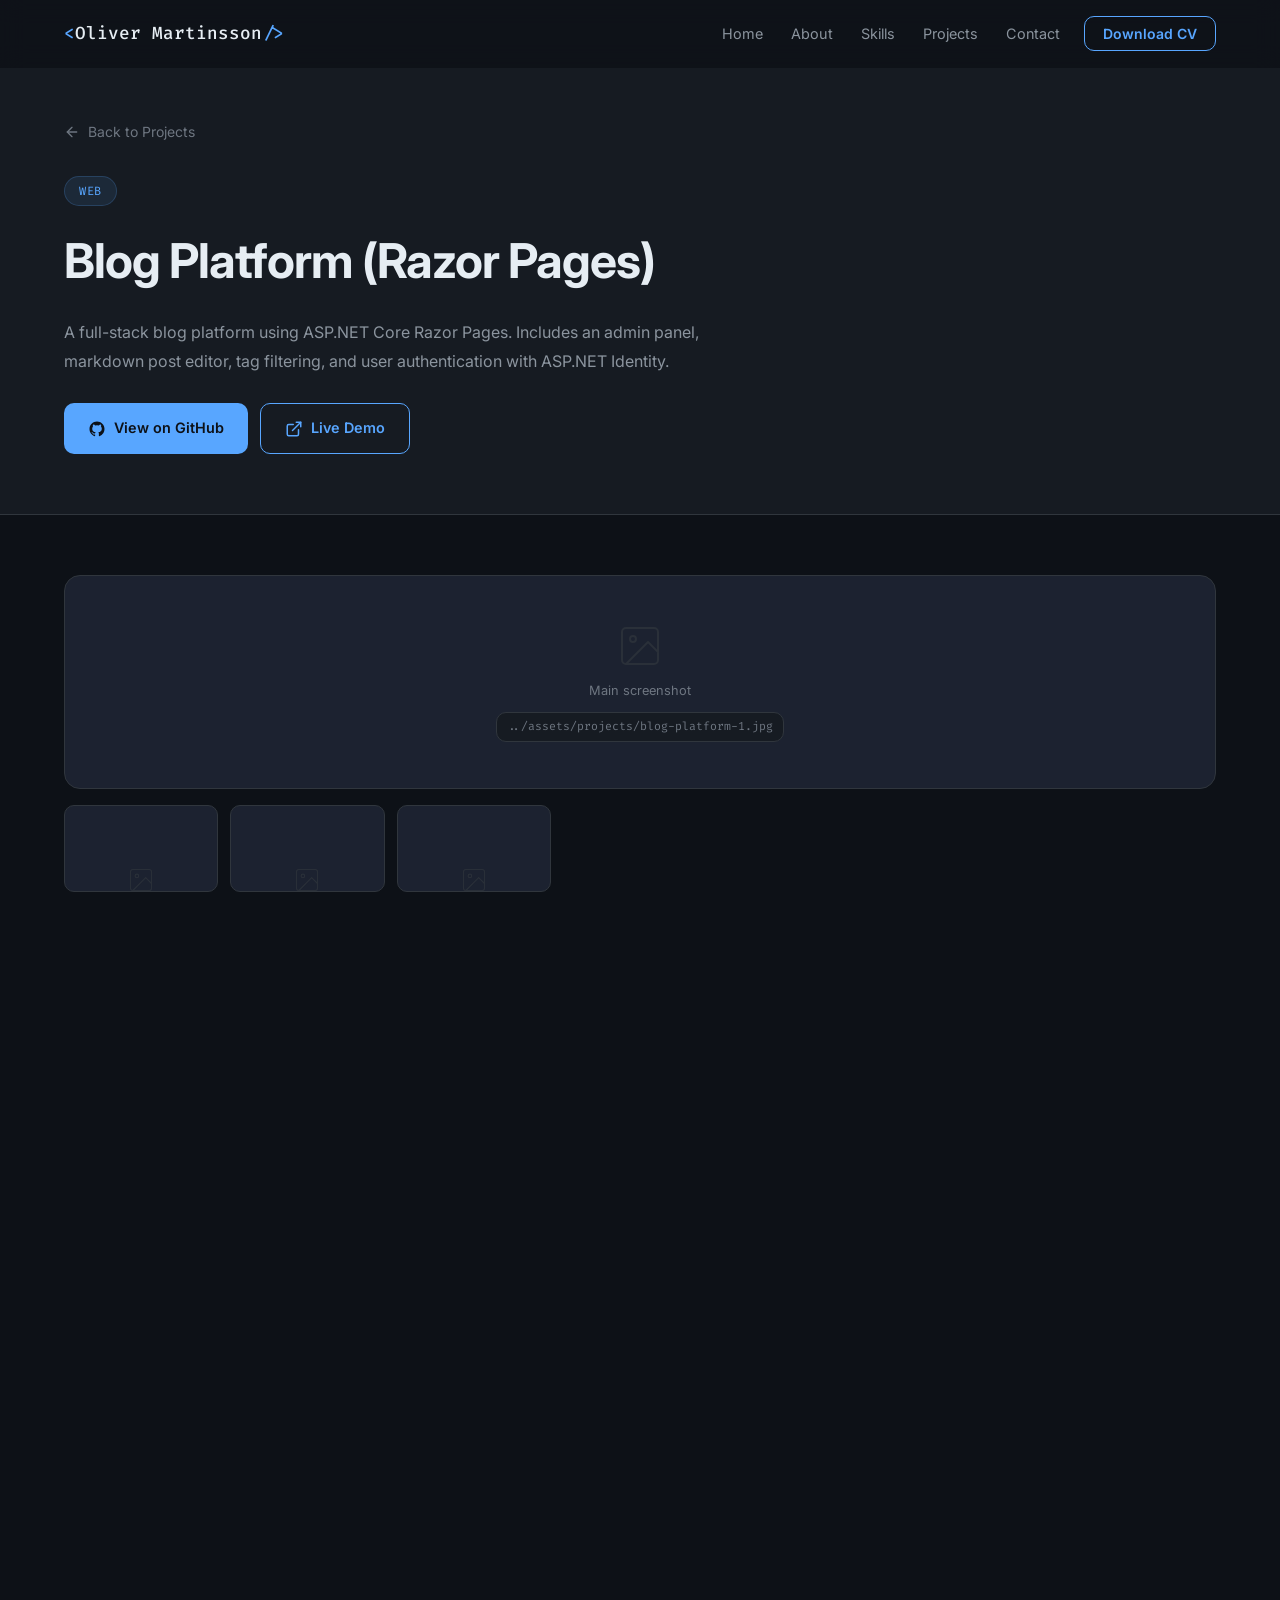
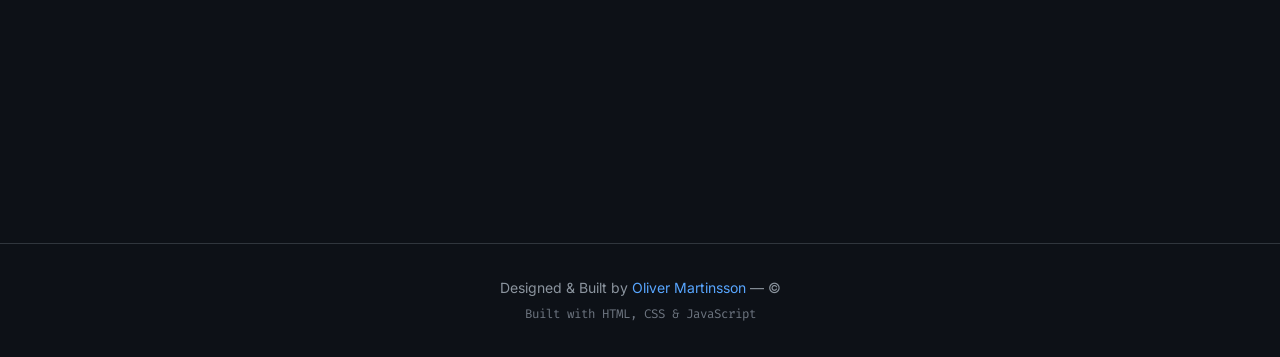
<file: projects/blog-platform.html>
<!DOCTYPE html>
<html lang="en">
<head>
  <meta charset="UTF-8" />
  <meta name="viewport" content="width=device-width, initial-scale=1.0" />
  <title>Blog Platform | Oliver Martinsson</title>
  <link rel="stylesheet" href="../css/style.css" />
  <link rel="preconnect" href="https://fonts.googleapis.com" />
  <link rel="preconnect" href="https://fonts.gstatic.com" crossorigin />
  <link href="https://fonts.googleapis.com/css2?family=Inter:wght@300;400;500;600;700&family=Fira+Code:wght@400;500&display=swap" rel="stylesheet" />
</head>
<body>

  <!-- ========== NAVIGATION ========== -->
  <nav class="navbar" id="navbar">
    <div class="nav-container">
      <a href="../index.html" class="nav-logo">
        <span class="logo-bracket">&lt;</span>Oliver Martinsson<span class="logo-bracket">/&gt;</span>
      </a>
      <button class="hamburger" id="hamburger" aria-label="Toggle menu">
        <span></span><span></span><span></span>
      </button>
      <ul class="nav-links" id="nav-links">
        <li><a href="../index.html#home" class="nav-link">Home</a></li>
        <li><a href="../index.html#about" class="nav-link">About</a></li>
        <li><a href="../index.html#skills" class="nav-link">Skills</a></li>
        <li><a href="../index.html#projects" class="nav-link">Projects</a></li>
        <li><a href="../index.html#contact" class="nav-link">Contact</a></li>
        <li><a href="../assets/Oliver-MartinssonCV.pdf" download class="nav-btn">Download CV</a></li>
      </ul>
    </div>
  </nav>

  <!-- ========== PROJECT HERO ========== -->
  <section class="project-page-hero">
    <div class="container">
      <a href="../index.html#projects" class="back-link">
        <svg width="16" height="16"><use href="../assets/icons.svg#icon-arrow-left"></use></svg>
        Back to Projects
      </a>
      <div class="project-hero-meta">
        <span class="project-category-badge">Web</span>
      </div>
      <h1 class="project-page-title">Blog Platform (Razor Pages)</h1>
      <p class="project-page-desc">
        A full-stack blog platform using ASP.NET Core Razor Pages. Includes an admin panel,
        markdown post editor, tag filtering, and user authentication with ASP.NET Identity.
      </p>
      <div class="project-hero-links">
        <!-- ★★★ Replace href="#" with your GitHub repository URL ★★★ -->
        <a href="#" target="_blank" rel="noopener noreferrer" class="btn btn-primary">
          <svg width="18" height="18" fill="currentColor"><use href="../assets/icons.svg#icon-github"></use></svg>
          View on GitHub
        </a>
        <!-- ★★★ Replace href="#" with your live demo URL, or remove this button if not applicable ★★★ -->
        <a href="#" target="_blank" rel="noopener noreferrer" class="btn btn-outline">
          <svg width="18" height="18"><use href="../assets/icons.svg#icon-external-link"></use></svg>
          Live Demo
        </a>
      </div>
    </div>
  </section>

  <!-- ========== GALLERY ========== -->
  <div class="project-gallery">
    <div class="container">

      <!--
        ★★★ HOW TO ADD SCREENSHOTS ★★★
        1. Put your image files in: assets/projects/
        2. For each slot, replace the <div class="gallery-placeholder">…</div> block
           with: <img src="../assets/projects/YOUR-FILE.jpg" alt="Description" />
        Click a thumbnail below to swap it with the main image.
      -->

      <div class="gallery-main" id="gallery-main">
        <div class="gallery-placeholder">
          <svg width="48" height="48"><use href="../assets/icons.svg#icon-image"></use></svg>
          <span>Main screenshot</span>
          <code>../assets/projects/blog-platform-1.jpg</code>
        </div>
      </div>

      <div class="gallery-thumbnails">
        <div class="gallery-thumb">
          <div class="gallery-placeholder">
            <svg width="28" height="28"><use href="../assets/icons.svg#icon-image"></use></svg>
            <span>Screenshot 2</span>
          </div>
        </div>
        <div class="gallery-thumb">
          <div class="gallery-placeholder">
            <svg width="28" height="28"><use href="../assets/icons.svg#icon-image"></use></svg>
            <span>Screenshot 3</span>
          </div>
        </div>
        <div class="gallery-thumb">
          <div class="gallery-placeholder">
            <svg width="28" height="28"><use href="../assets/icons.svg#icon-image"></use></svg>
            <span>Screenshot 4</span>
          </div>
        </div>
      </div>

    </div>
  </div>

  <!-- ========== PROJECT CONTENT ========== -->
  <section class="project-content">
    <div class="container">
      <div class="project-content-grid">

        <div class="project-body reveal">
          <h3>Overview</h3>
          <p>
            A full-stack web application for publishing and managing blog posts. Built with ASP.NET Core
            Razor Pages, it delivers a complete content management experience: a public-facing reader
            view and a password-protected admin panel for authors.
          </p>
          <p>
            User accounts are handled by ASP.NET Identity, which provides secure password hashing,
            login/logout flows, and role management out of the box.
          </p>

          <h3>Key Features</h3>
          <ul>
            <li>Public blog listing with pagination and tag-based filtering</li>
            <li>Markdown post editor with live preview in the admin panel</li>
            <li>User registration and login via ASP.NET Identity</li>
            <li>Role-based access: only authenticated admins can create or delete posts</li>
            <li>Tag management system — add, edit, and browse posts by tags</li>
            <li>EF Core Code First with SQL Server for data persistence</li>
          </ul>

          <h3>Architecture</h3>
          <p>
            Razor Pages naturally organizes each page into a paired .cshtml view and a PageModel
            code-behind, keeping the application tidy. Business logic is extracted into service
            classes, and EF Core handles all database interactions through a repository layer.
          </p>

          <h3>What I Learned</h3>
          <p>
            This project gave me strong familiarity with ASP.NET Identity, Razor Pages conventions,
            and tag-based content organization. Implementing a markdown renderer and managing
            image uploads also introduced me to file handling in ASP.NET Core.
          </p>
        </div>

        <aside class="project-sidebar">
          <div class="sidebar-card reveal">
            <h4>Links</h4>
            <div class="sidebar-links">
              <!-- ★★★ Replace href="#" with your actual URLs ★★★ -->
              <a href="#" target="_blank" rel="noopener noreferrer" class="sidebar-link">
                <svg width="16" height="16" fill="currentColor"><use href="../assets/icons.svg#icon-github"></use></svg>
                GitHub Repository
              </a>
              <a href="#" target="_blank" rel="noopener noreferrer" class="sidebar-link">
                <svg width="16" height="16"><use href="../assets/icons.svg#icon-external-link"></use></svg>
                Live Demo
              </a>
            </div>
          </div>

          <div class="sidebar-card reveal">
            <h4>Tech Stack</h4>
            <div class="sidebar-tech-list">
              <span class="skill-tag">C#</span>
              <span class="skill-tag">Razor Pages</span>
              <span class="skill-tag">ASP.NET Identity</span>
              <span class="skill-tag">Entity Framework</span>
              <span class="skill-tag">SQL Server</span>
              <span class="skill-tag">Markdown</span>
            </div>
          </div>

          <div class="sidebar-card reveal">
            <h4>Details</h4>
            <div class="project-meta-list">
              <div class="meta-item">
                <span class="meta-label">Type</span>
                <span class="meta-value">Web App</span>
              </div>
              <div class="meta-item">
                <span class="meta-label">Category</span>
                <span class="meta-value">Full-Stack</span>
              </div>
              <div class="meta-item">
                <span class="meta-label">Status</span>
                <span class="meta-value meta-status">Completed</span>
              </div>
            </div>
          </div>
        </aside>

      </div>
    </div>
  </section>

  <!-- ========== FOOTER ========== -->
  <footer class="footer">
    <div class="container">
      <p class="footer-copy">
        Designed &amp; Built by <span class="accent">Oliver Martinsson</span> &mdash; &copy; <span id="year"></span>
      </p>
      <p class="footer-tech">Built with HTML, CSS &amp; JavaScript</p>
    </div>
  </footer>

  <script src="../js/main.js"></script>
</body>
</html>
</file>
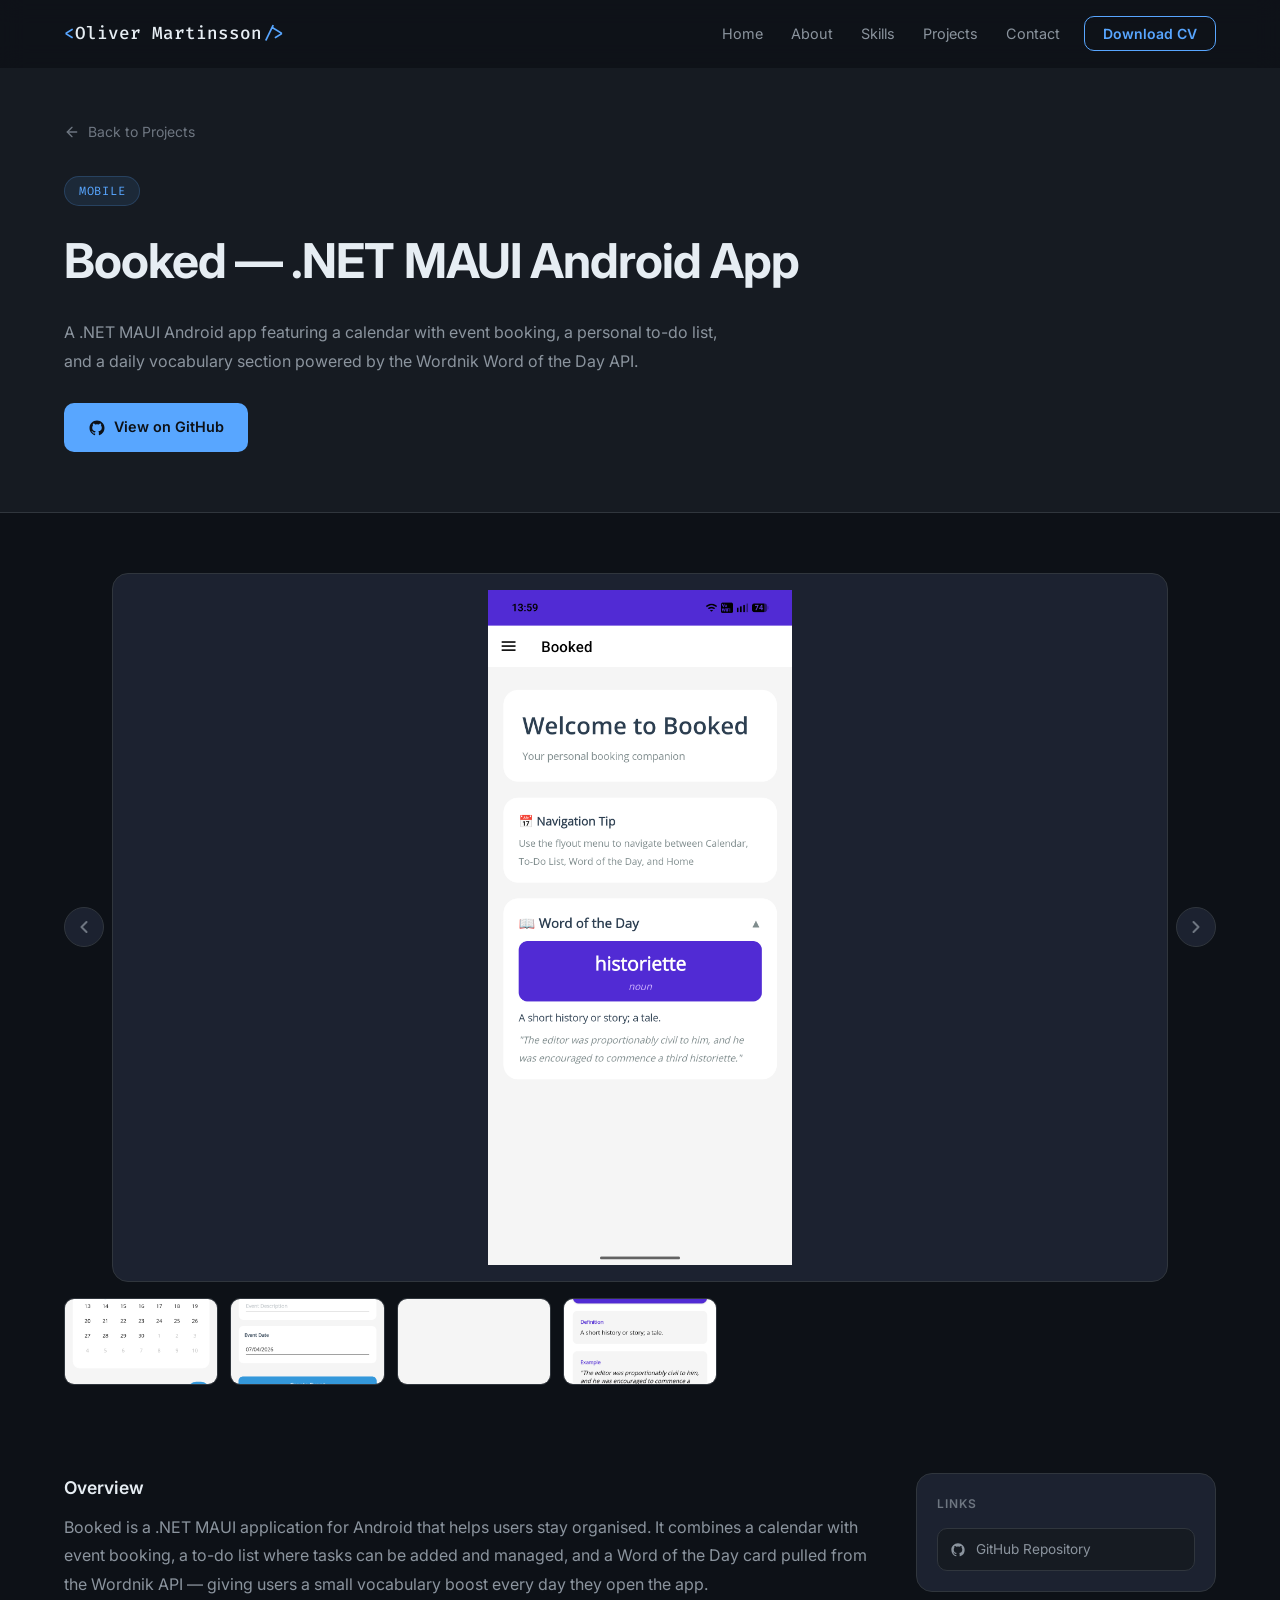
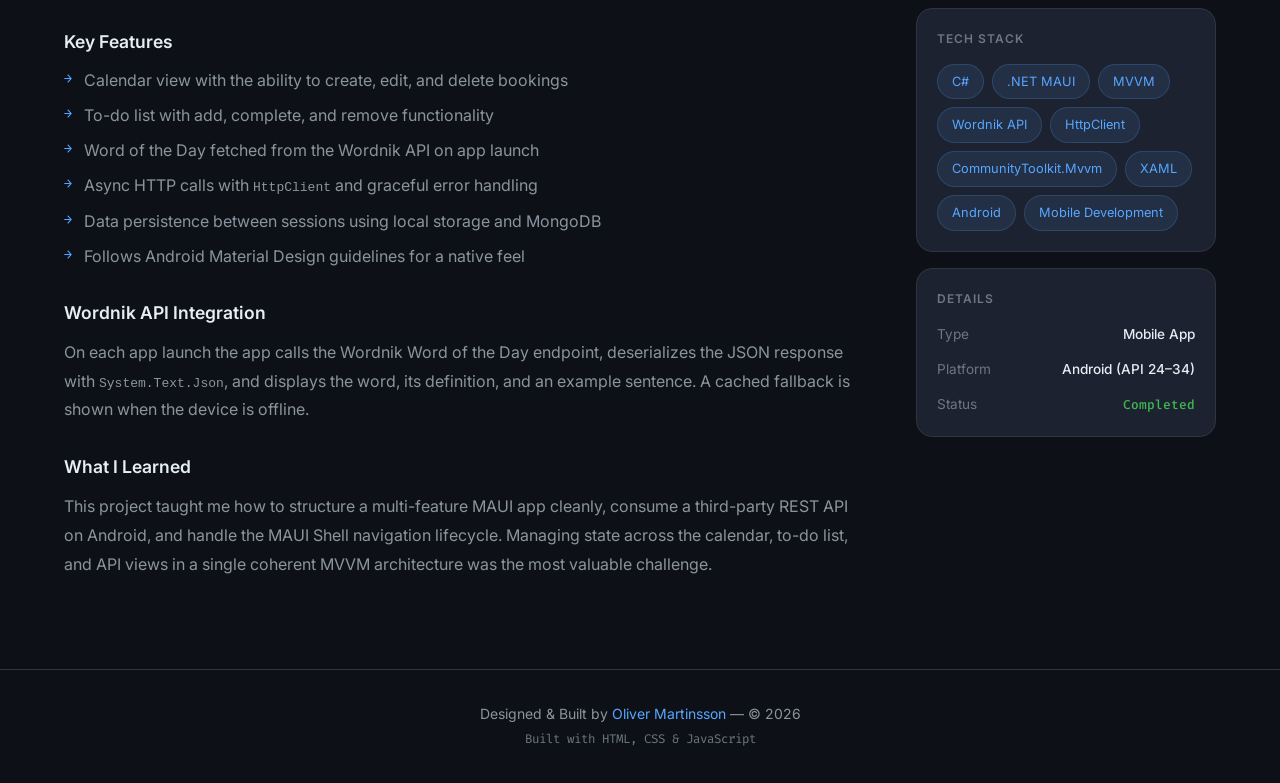
<file: projects/maui-android-app.html>
<!DOCTYPE html>
<html lang="en">
<head>
  <meta charset="UTF-8" />
  <meta name="viewport" content="width=device-width, initial-scale=1.0" />
  <title>MAUI Android App | Oliver Martinsson</title>
  <link rel="stylesheet" href="../css/style.css" />
  <link rel="preconnect" href="https://fonts.googleapis.com" />
  <link rel="preconnect" href="https://fonts.gstatic.com" crossorigin />
  <link href="https://fonts.googleapis.com/css2?family=Inter:wght@300;400;500;600;700&family=Fira+Code:wght@400;500&display=swap" rel="stylesheet" />
</head>
<body>

  <nav class="navbar" id="navbar">
    <div class="nav-container">
      <a href="../index.html" class="nav-logo">
        <span class="logo-bracket">&lt;</span>Oliver Martinsson<span class="logo-bracket">/&gt;</span>
      </a>
      <button class="hamburger" id="hamburger" aria-label="Toggle menu">
        <span></span><span></span><span></span>
      </button>
      <ul class="nav-links" id="nav-links">
        <li><a href="../index.html#home" class="nav-link">Home</a></li>
        <li><a href="../index.html#about" class="nav-link">About</a></li>
        <li><a href="../index.html#skills" class="nav-link">Skills</a></li>
        <li><a href="../index.html#projects" class="nav-link">Projects</a></li>
        <li><a href="../index.html#contact" class="nav-link">Contact</a></li>
        <li><a href="../assets/Oliver-MartinssonCV.pdf" download class="nav-btn">Download CV</a></li>
      </ul>
    </div>
  </nav>

  <section class="project-page-hero">
    <div class="container">
      <a href="../index.html#projects" class="back-link">
        <svg width="16" height="16"><use href="../assets/icons.svg#icon-arrow-left"></use></svg>
        Back to Projects
      </a>
      <div class="project-hero-meta">
        <span class="project-category-badge">Mobile</span>
      </div>
      <h1 class="project-page-title">Booked — .NET MAUI Android App</h1>
      <p class="project-page-desc">
        A .NET MAUI Android app featuring a calendar with event booking, a personal to-do list,
        and a daily vocabulary section powered by the Wordnik Word of the Day API.
      </p>
      <div class="project-hero-links">
        <a href="https://github.com/Oliver-Martinsson/Booked" target="_blank" rel="noopener noreferrer" class="btn btn-primary">
          <svg width="18" height="18" fill="currentColor"><use href="../assets/icons.svg#icon-github"></use></svg>
          View on GitHub
        </a>
      </div>
    </div>
  </section>

  <div class="project-gallery">
    <div class="container">

      <div class="gallery-viewer">
        <button class="gallery-nav gallery-nav-prev" id="gallery-prev" aria-label="Previous image">
          <svg width="20" height="20"><use href="../assets/icons.svg#icon-chevron-left"></use></svg>
        </button>
        <div class="gallery-main" id="gallery-main">
          <img src="../assets/Picture1.png" alt="Booked app screenshot 1" />
        </div>
        <button class="gallery-nav gallery-nav-next" id="gallery-next" aria-label="Next image">
          <svg width="20" height="20"><use href="../assets/icons.svg#icon-chevron-right"></use></svg>
        </button>
      </div>

      <div class="gallery-thumbnails">
        <div class="gallery-thumb">
          <img src="../assets/Picture2.png" alt="Booked app screenshot 2" />
        </div>
        <div class="gallery-thumb">
          <img src="../assets/Picture3.png" alt="Booked app screenshot 3" />
        </div>
        <div class="gallery-thumb">
          <img src="../assets/Picture4.png" alt="Booked app screenshot 4" />
        </div>
        <div class="gallery-thumb">
          <img src="../assets/Picture5.png" alt="Booked app screenshot 5" />
        </div>
      </div>

    </div>
  </div>

  <section class="project-content">
    <div class="container">
      <div class="project-content-grid">

        <div class="project-body">
          <h3>Overview</h3>
          <p>
            Booked is a .NET MAUI application for Android that helps users stay organised.
            It combines a calendar with event booking, a to-do list where tasks can be added
            and managed, and a Word of the Day card pulled from the Wordnik API — giving
            users a small vocabulary boost every day they open the app.
          </p>

          <h3>Key Features</h3>
          <ul>
            <li>Calendar view with the ability to create, edit, and delete bookings</li>
            <li>To-do list with add, complete, and remove functionality</li>
            <li>Word of the Day fetched from the Wordnik API on app launch</li>
            <li>Async HTTP calls with <code>HttpClient</code> and graceful error handling</li>
            <li>Data persistence between sessions using local storage and MongoDB</li>
            <li>Follows Android Material Design guidelines for a native feel</li>
          </ul>

          <h3>Wordnik API Integration</h3>
          <p>
            On each app launch the app calls the Wordnik Word of the Day endpoint, deserializes
            the JSON response with <code>System.Text.Json</code>, and displays the word,
            its definition, and an example sentence. A cached fallback is shown when the
            device is offline.
          </p>

          <h3>What I Learned</h3>
          <p>
            This project taught me how to structure a multi-feature MAUI app cleanly, consume
            a third-party REST API on Android, and handle the MAUI Shell navigation lifecycle.
            Managing state across the calendar, to-do list, and API views in a single coherent
            MVVM architecture was the most valuable challenge.
          </p>
        </div>

        <aside class="project-sidebar">
          <div class="sidebar-card">
            <h4>Links</h4>
            <div class="sidebar-links">
              
              <a href="https://github.com/Oliver-Martinsson/Booked" target="_blank" rel="noopener noreferrer" class="sidebar-link">
                <svg width="16" height="16" fill="currentColor"><use href="../assets/icons.svg#icon-github"></use></svg>
                GitHub Repository
              </a>
            </div>
          </div>

          <div class="sidebar-card">
            <h4>Tech Stack</h4>
            <div class="sidebar-tech-list">
              <span class="skill-tag">C#</span>
              <span class="skill-tag">.NET MAUI</span>
              <span class="skill-tag">MVVM</span>
              <span class="skill-tag">Wordnik API</span>
              <span class="skill-tag">HttpClient</span>
              <span class="skill-tag">CommunityToolkit.Mvvm</span>
              <span class="skill-tag">XAML</span>
              <span class="skill-tag">Android</span>
              <span class="skill-tag">Mobile Development</span>
            </div>
          </div>

          <div class="sidebar-card">
            <h4>Details</h4>
            <div class="project-meta-list">
              <div class="meta-item">
                <span class="meta-label">Type</span>
                <span class="meta-value">Mobile App</span>
              </div>
              <div class="meta-item">
                <span class="meta-label">Platform</span>
                <span class="meta-value">Android (API 24–34)</span>
              </div>
              <div class="meta-item">
                <span class="meta-label">Status</span>
                <span class="meta-value meta-status">Completed</span>
              </div>
            </div>
          </div>
        </aside>

      </div>
    </div>
  </section>

  <footer class="footer">
    <div class="container">
      <p class="footer-copy">
        Designed &amp; Built by <span class="accent">Oliver Martinsson</span> &mdash; &copy; <span id="year"></span>
      </p>
      <p class="footer-tech">Built with HTML, CSS &amp; JavaScript</p>
    </div>
  </footer>

  <script src="../js/main.js"></script>
</body>
</html>
</file>
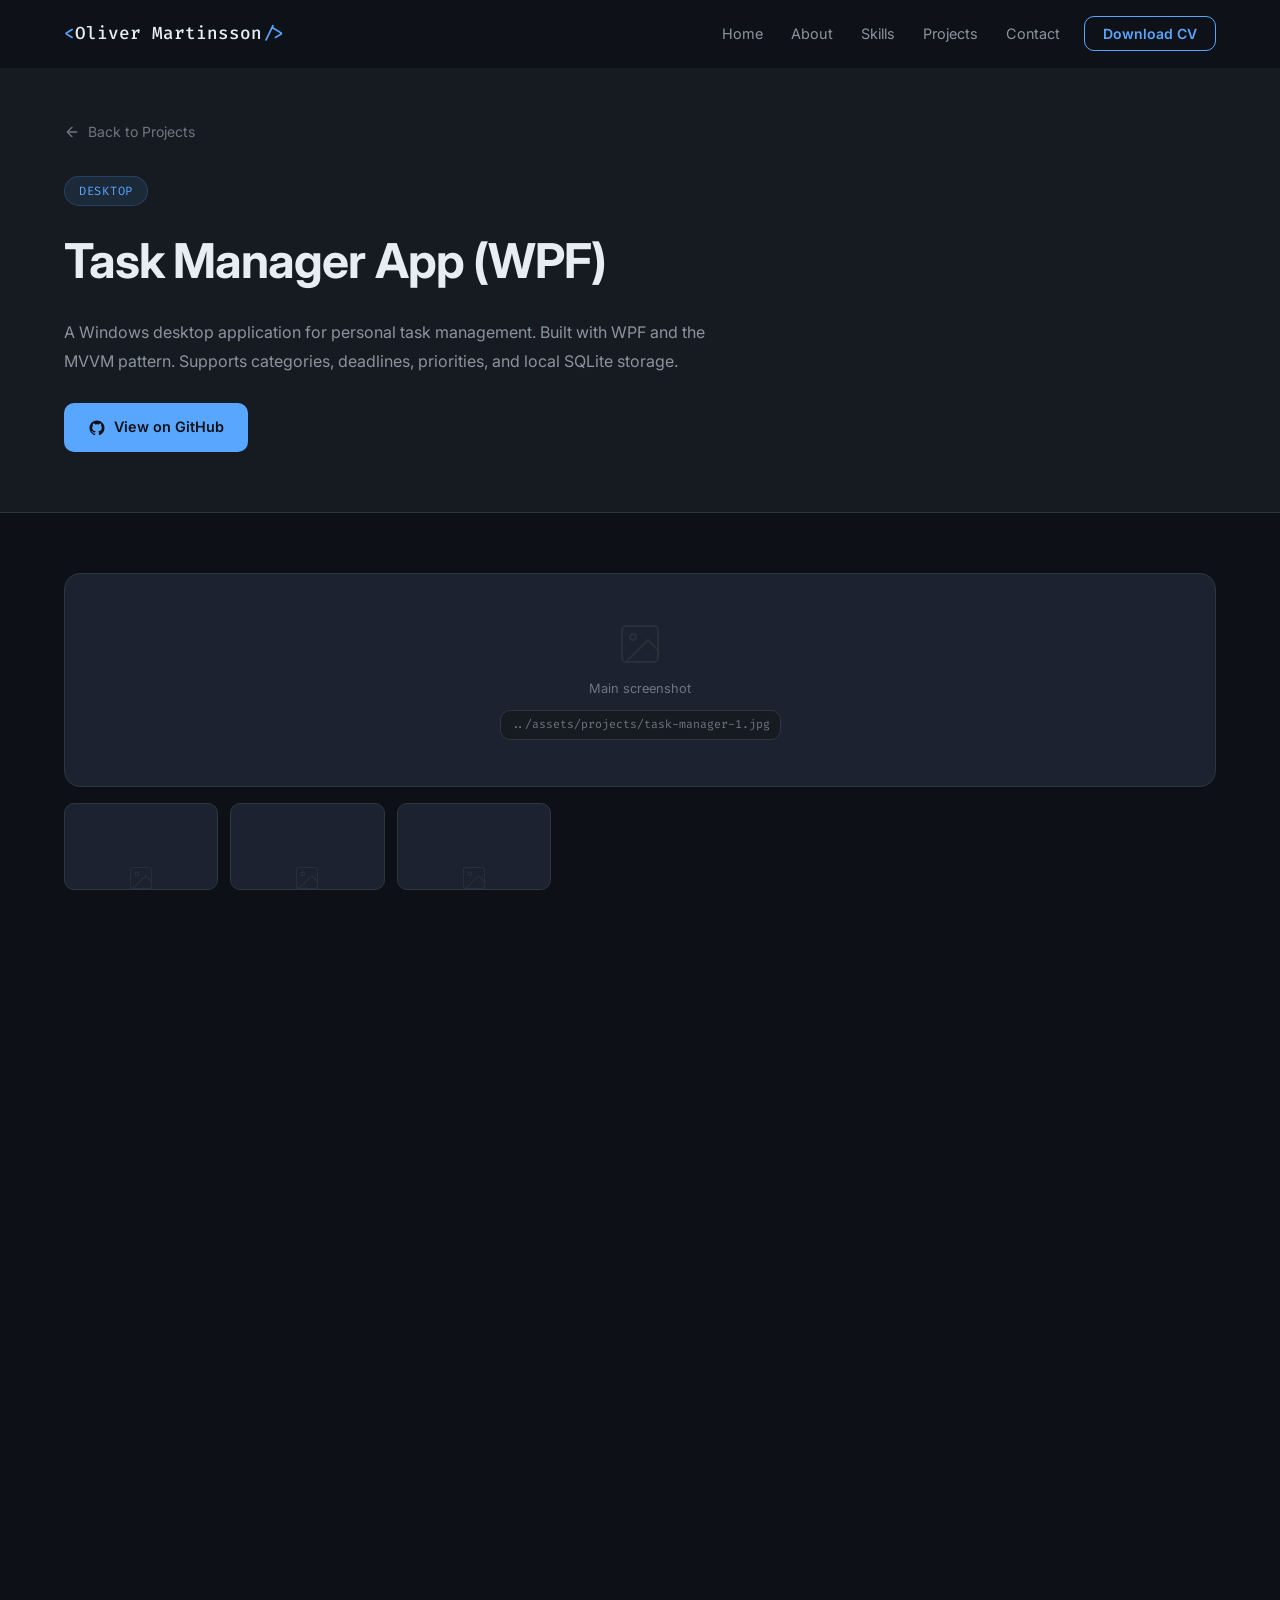
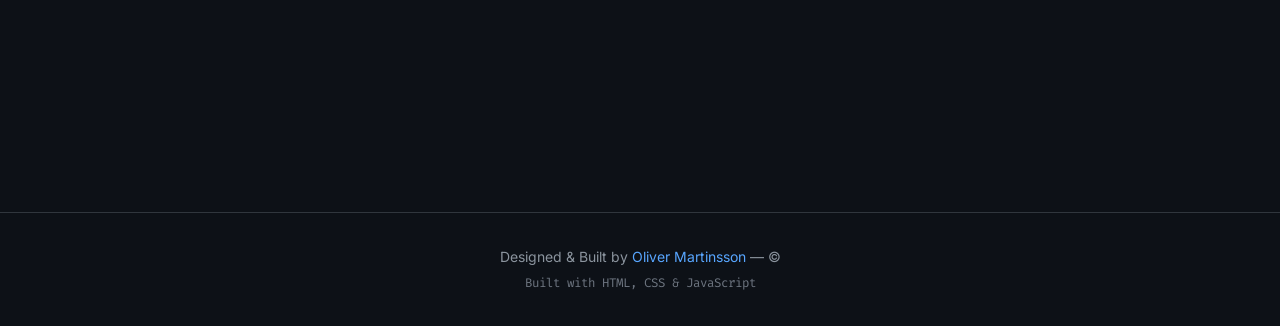
<file: projects/task-manager.html>
<!DOCTYPE html>
<html lang="en">
<head>
  <meta charset="UTF-8" />
  <meta name="viewport" content="width=device-width, initial-scale=1.0" />
  <title>Task Manager App | Oliver Martinsson</title>
  <link rel="stylesheet" href="../css/style.css" />
  <link rel="preconnect" href="https://fonts.googleapis.com" />
  <link rel="preconnect" href="https://fonts.gstatic.com" crossorigin />
  <link href="https://fonts.googleapis.com/css2?family=Inter:wght@300;400;500;600;700&family=Fira+Code:wght@400;500&display=swap" rel="stylesheet" />
</head>
<body>

  <!-- ========== NAVIGATION ========== -->
  <nav class="navbar" id="navbar">
    <div class="nav-container">
      <a href="../index.html" class="nav-logo">
        <span class="logo-bracket">&lt;</span>Oliver Martinsson<span class="logo-bracket">/&gt;</span>
      </a>
      <button class="hamburger" id="hamburger" aria-label="Toggle menu">
        <span></span><span></span><span></span>
      </button>
      <ul class="nav-links" id="nav-links">
        <li><a href="../index.html#home" class="nav-link">Home</a></li>
        <li><a href="../index.html#about" class="nav-link">About</a></li>
        <li><a href="../index.html#skills" class="nav-link">Skills</a></li>
        <li><a href="../index.html#projects" class="nav-link">Projects</a></li>
        <li><a href="../index.html#contact" class="nav-link">Contact</a></li>
        <li><a href="../assets/Oliver-MartinssonCV.pdf" download class="nav-btn">Download CV</a></li>
      </ul>
    </div>
  </nav>

  <!-- ========== PROJECT HERO ========== -->
  <section class="project-page-hero">
    <div class="container">
      <a href="../index.html#projects" class="back-link">
        <svg xmlns="http://www.w3.org/2000/svg" width="16" height="16" viewBox="0 0 24 24" fill="none"
          stroke="currentColor" stroke-width="2" stroke-linecap="round" stroke-linejoin="round">
          <line x1="19" y1="12" x2="5" y2="12"/><polyline points="12 19 5 12 12 5"/>
        </svg>
        Back to Projects
      </a>
      <div class="project-hero-meta">
        <span class="project-category-badge">Desktop</span>
      </div>
      <h1 class="project-page-title">Task Manager App (WPF)</h1>
      <p class="project-page-desc">
        A Windows desktop application for personal task management. Built with WPF and the MVVM pattern.
        Supports categories, deadlines, priorities, and local SQLite storage.
      </p>
      <div class="project-hero-links">
        <!-- ★★★ Replace href="#" with your GitHub repository URL ★★★ -->
        <a href="#" target="_blank" rel="noopener noreferrer" class="btn btn-primary">
          <svg xmlns="http://www.w3.org/2000/svg" width="18" height="18" viewBox="0 0 24 24" fill="currentColor">
            <path d="M12 2C6.477 2 2 6.484 2 12.021c0 4.428 2.865 8.185 6.839 9.504.5.092.682-.217.682-.483
              0-.237-.009-.868-.013-1.703-2.782.605-3.369-1.343-3.369-1.343-.454-1.158-1.11-1.466-1.11-1.466-.908-.62.069-.608.069-.608
              1.003.07 1.531 1.032 1.531 1.032.892 1.53 2.341 1.088 2.91.832.092-.647.35-1.088.636-1.338
              -2.22-.253-4.555-1.113-4.555-4.951 0-1.093.39-1.988 1.031-2.688-.103-.253-.446-1.272.098-2.65
              0 0 .84-.27 2.75 1.026A9.564 9.564 0 0 1 12 6.844a9.59 9.59 0 0 1 2.504.337c1.909-1.296 2.747-1.026
              2.747-1.026.546 1.379.202 2.398.1 2.651.64.7 1.028 1.595 1.028 2.688 0 3.848-2.339 4.695-4.566
              4.943.359.309.678.92.678 1.855 0 1.338-.012 2.419-.012 2.747 0 .268.18.58.688.482A10.019 10.019
              0 0 0 22 12.021C22 6.484 17.522 2 12 2z"/>
          </svg>
          View on GitHub
        </a>
      </div>
    </div>
  </section>

  <!-- ========== GALLERY ========== -->
  <div class="project-gallery">
    <div class="container">

      <!--
        ★★★ HOW TO ADD SCREENSHOTS ★★★
        1. Put your image files in: assets/projects/
        2. For each slot, replace the <div class="gallery-placeholder">…</div> block
           with: <img src="../assets/projects/YOUR-FILE.jpg" alt="Description" />
        Click a thumbnail below to swap it with the main image.
      -->

      <div class="gallery-main" id="gallery-main">
        <div class="gallery-placeholder">
          <svg xmlns="http://www.w3.org/2000/svg" width="48" height="48" viewBox="0 0 24 24" fill="none"
            stroke="currentColor" stroke-width="1" stroke-linecap="round" stroke-linejoin="round">
            <rect x="3" y="3" width="18" height="18" rx="2"/><circle cx="8.5" cy="8.5" r="1.5"/>
            <polyline points="21 15 16 10 5 21"/>
          </svg>
          <span>Main screenshot</span>
          <code>../assets/projects/task-manager-1.jpg</code>
        </div>
      </div>

      <div class="gallery-thumbnails">
        <div class="gallery-thumb">
          <div class="gallery-placeholder">
            <svg xmlns="http://www.w3.org/2000/svg" width="28" height="28" viewBox="0 0 24 24" fill="none"
              stroke="currentColor" stroke-width="1" stroke-linecap="round" stroke-linejoin="round">
              <rect x="3" y="3" width="18" height="18" rx="2"/><circle cx="8.5" cy="8.5" r="1.5"/>
              <polyline points="21 15 16 10 5 21"/>
            </svg>
            <span>Screenshot 2</span>
          </div>
        </div>
        <div class="gallery-thumb">
          <div class="gallery-placeholder">
            <svg xmlns="http://www.w3.org/2000/svg" width="28" height="28" viewBox="0 0 24 24" fill="none"
              stroke="currentColor" stroke-width="1" stroke-linecap="round" stroke-linejoin="round">
              <rect x="3" y="3" width="18" height="18" rx="2"/><circle cx="8.5" cy="8.5" r="1.5"/>
              <polyline points="21 15 16 10 5 21"/>
            </svg>
            <span>Screenshot 3</span>
          </div>
        </div>
        <div class="gallery-thumb">
          <div class="gallery-placeholder">
            <svg xmlns="http://www.w3.org/2000/svg" width="28" height="28" viewBox="0 0 24 24" fill="none"
              stroke="currentColor" stroke-width="1" stroke-linecap="round" stroke-linejoin="round">
              <rect x="3" y="3" width="18" height="18" rx="2"/><circle cx="8.5" cy="8.5" r="1.5"/>
              <polyline points="21 15 16 10 5 21"/>
            </svg>
            <span>Screenshot 4</span>
          </div>
        </div>
      </div>

    </div>
  </div>

  <!-- ========== PROJECT CONTENT ========== -->
  <section class="project-content">
    <div class="container">
      <div class="project-content-grid">

        <div class="project-body reveal">
          <h3>Overview</h3>
          <p>
            A Windows desktop application for managing personal tasks and to-dos. Built using WPF
            with the MVVM (Model-View-ViewModel) pattern to keep the UI logic cleanly separated from
            business logic and data.
          </p>
          <p>
            All data is persisted locally using SQLite via Entity Framework Core, so the app works
            fully offline without any server dependency.
          </p>

          <h3>Key Features</h3>
          <ul>
            <li>Create, edit, and delete tasks with titles, descriptions, and due dates</li>
            <li>Priority levels (Low, Medium, High) with color-coded indicators</li>
            <li>Category grouping and filtering for organized task views</li>
            <li>Mark tasks as complete with visual strike-through and progress tracking</li>
            <li>SQLite local storage — data persists between sessions</li>
            <li>Responsive layout adapting to different window sizes</li>
          </ul>

          <h3>Architecture</h3>
          <p>
            The MVVM pattern was strictly followed: Views are pure XAML with no code-behind logic,
            ViewModels expose observable properties and commands, and Models represent the data layer.
            Data binding and INotifyPropertyChanged keep the UI in sync automatically.
          </p>

          <h3>What I Learned</h3>
          <p>
            This project gave me solid hands-on experience with WPF data binding, MVVM, and the
            ICommand pattern. Managing real-time UI updates with ObservableCollection and understanding
            the WPF dispatcher were the most valuable takeaways.
          </p>
        </div>

        <aside class="project-sidebar">
          <div class="sidebar-card reveal">
            <h4>Links</h4>
            <div class="sidebar-links">
              <!-- ★★★ Replace href="#" with your actual GitHub URL ★★★ -->
              <a href="#" target="_blank" rel="noopener noreferrer" class="sidebar-link">
                <svg xmlns="http://www.w3.org/2000/svg" width="16" height="16" viewBox="0 0 24 24" fill="currentColor">
                  <path d="M12 2C6.477 2 2 6.484 2 12.021c0 4.428 2.865 8.185 6.839 9.504.5.092.682-.217.682-.483
                    0-.237-.009-.868-.013-1.703-2.782.605-3.369-1.343-3.369-1.343-.454-1.158-1.11-1.466-1.11-1.466-.908-.62.069-.608.069-.608
                    1.003.07 1.531 1.032 1.531 1.032.892 1.53 2.341 1.088 2.91.832.092-.647.35-1.088.636-1.338
                    -2.22-.253-4.555-1.113-4.555-4.951 0-1.093.39-1.988 1.031-2.688-.103-.253-.446-1.272.098-2.65
                    0 0 .84-.27 2.75 1.026A9.564 9.564 0 0 1 12 6.844a9.59 9.59 0 0 1 2.504.337c1.909-1.296 2.747-1.026
                    2.747-1.026.546 1.379.202 2.398.1 2.651.64.7 1.028 1.595 1.028 2.688 0 3.848-2.339 4.695-4.566
                    4.943.359.309.678.92.678 1.855 0 1.338-.012 2.419-.012 2.747 0 .268.18.58.688.482A10.019 10.019
                    0 0 0 22 12.021C22 6.484 17.522 2 12 2z"/>
                </svg>
                GitHub Repository
              </a>
            </div>
          </div>

          <div class="sidebar-card reveal">
            <h4>Tech Stack</h4>
            <div class="sidebar-tech-list">
              <span class="skill-tag">C#</span>
              <span class="skill-tag">WPF</span>
              <span class="skill-tag">MVVM</span>
              <span class="skill-tag">SQLite</span>
              <span class="skill-tag">Entity Framework</span>
              <span class="skill-tag">XAML</span>
            </div>
          </div>

          <div class="sidebar-card reveal">
            <h4>Details</h4>
            <div class="project-meta-list">
              <div class="meta-item">
                <span class="meta-label">Type</span>
                <span class="meta-value">Desktop App</span>
              </div>
              <div class="meta-item">
                <span class="meta-label">Platform</span>
                <span class="meta-value">Windows</span>
              </div>
              <div class="meta-item">
                <span class="meta-label">Status</span>
                <span class="meta-value meta-status">Completed</span>
              </div>
            </div>
          </div>
        </aside>

      </div>
    </div>
  </section>

  <!-- ========== FOOTER ========== -->
  <footer class="footer">
    <div class="container">
      <p class="footer-copy">
        Designed &amp; Built by <span class="accent">Oliver Martinsson</span> &mdash; &copy; <span id="year"></span>
      </p>
      <p class="footer-tech">Built with HTML, CSS &amp; JavaScript</p>
    </div>
  </footer>

  <script src="../js/main.js"></script>
</body>
</html>
</file>
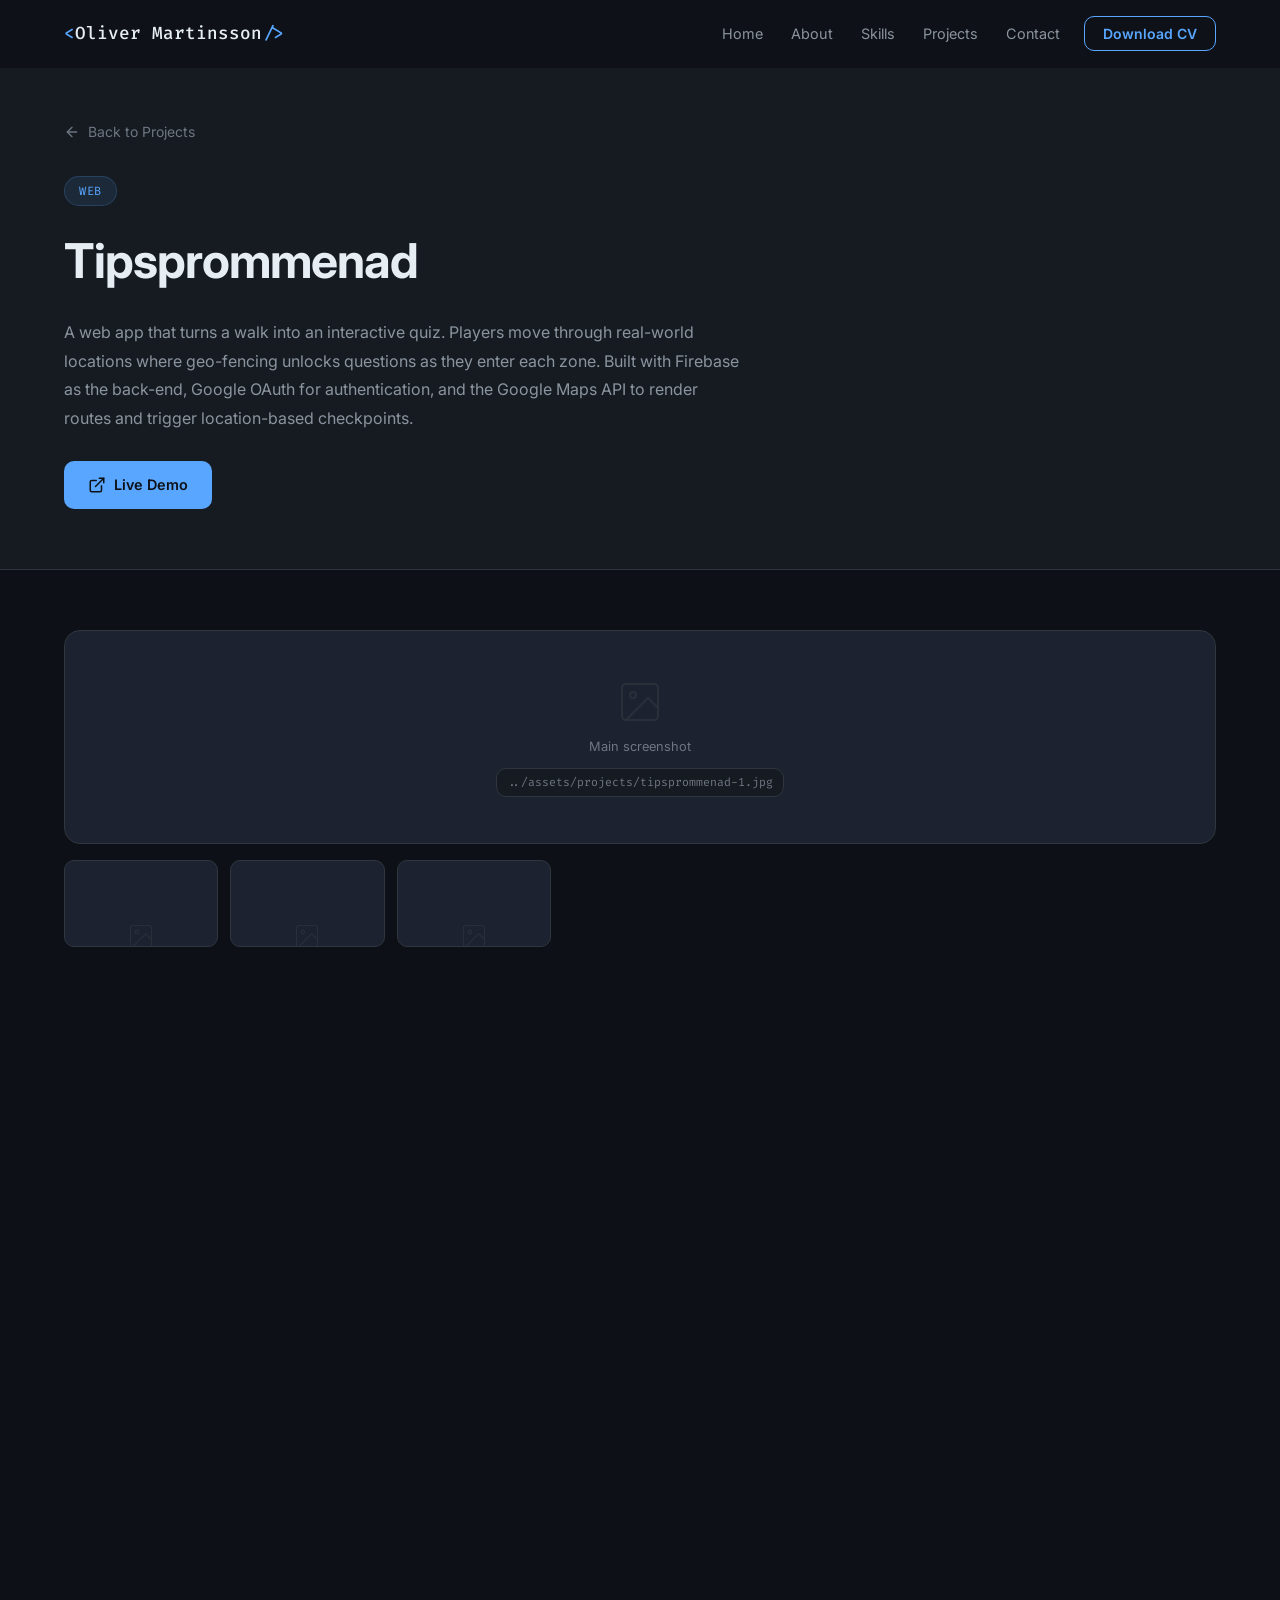
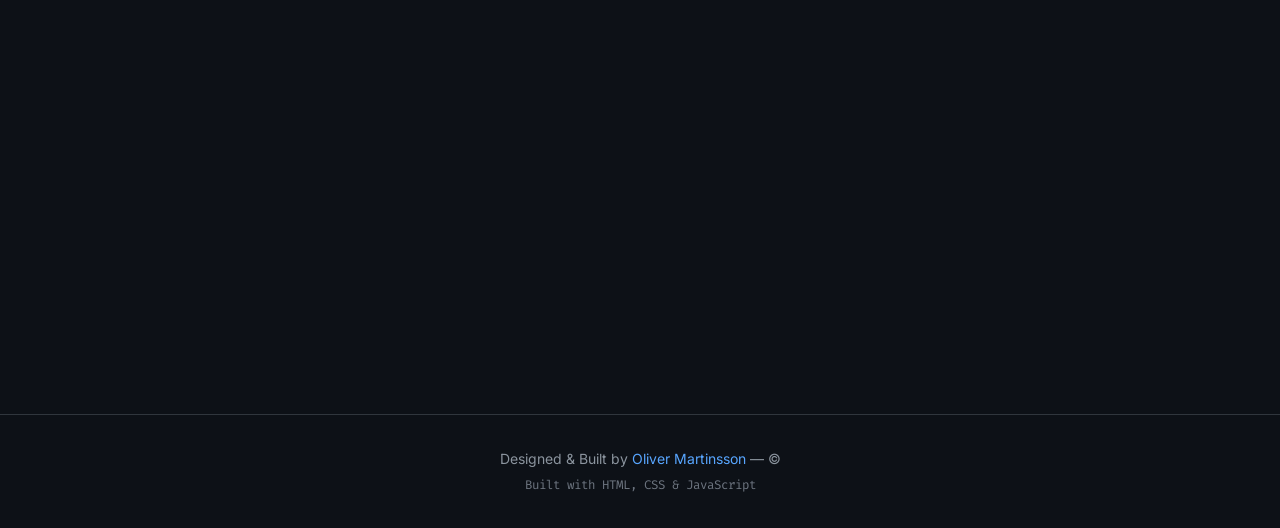
<file: projects/tipsprommenad.html>
<!DOCTYPE html>
<html lang="en">
<head>
  <meta charset="UTF-8" />
  <meta name="viewport" content="width=device-width, initial-scale=1.0" />
  <title>Tipsprommenad | Oliver Martinsson</title>
  <link rel="stylesheet" href="../css/style.css" />
  <link rel="preconnect" href="https://fonts.googleapis.com" />
  <link rel="preconnect" href="https://fonts.gstatic.com" crossorigin />
  <link href="https://fonts.googleapis.com/css2?family=Inter:wght@300;400;500;600;700&family=Fira+Code:wght@400;500&display=swap" rel="stylesheet" />
</head>
<body>

  <nav class="navbar" id="navbar">
    <div class="nav-container">
      <a href="../index.html" class="nav-logo">
        <span class="logo-bracket">&lt;</span>Oliver Martinsson<span class="logo-bracket">/&gt;</span>
      </a>
      <button class="hamburger" id="hamburger" aria-label="Toggle menu">
        <span></span><span></span><span></span>
      </button>
      <ul class="nav-links" id="nav-links">
        <li><a href="../index.html#home" class="nav-link">Home</a></li>
        <li><a href="../index.html#about" class="nav-link">About</a></li>
        <li><a href="../index.html#skills" class="nav-link">Skills</a></li>
        <li><a href="../index.html#projects" class="nav-link">Projects</a></li>
        <li><a href="../index.html#contact" class="nav-link">Contact</a></li>
        <li><a href="../assets/Oliver-MartinssonCV.pdf" download class="nav-btn">Download CV</a></li>
      </ul>
    </div>
  </nav>

  <section class="project-page-hero">
    <div class="container">
      <a href="../index.html#projects" class="back-link">
        <svg width="16" height="16"><use href="../assets/icons.svg#icon-arrow-left"></use></svg>
        Back to Projects
      </a>
      <div class="project-hero-meta">
        <span class="project-category-badge">Web</span>
      </div>
      <h1 class="project-page-title">Tipsprommenad</h1>
      <p class="project-page-desc">
        A web app that turns a walk into an interactive quiz. Players move through real-world
        locations where geo-fencing unlocks questions as they enter each zone. Built with
        Firebase as the back-end, Google OAuth for authentication, and the Google Maps API
        to render routes and trigger location-based checkpoints.
      </p>
      <div class="project-hero-links">
        <a href="https://OliverMartinsson.se" target="_blank" rel="noopener noreferrer" class="btn btn-primary">
          <svg width="18" height="18"><use href="../assets/icons.svg#icon-external-link"></use></svg>
          Live Demo
        </a>
      </div>
    </div>
  </section>

  <div class="project-gallery">
    <div class="container">


      <div class="gallery-main" id="gallery-main">
        <div class="gallery-placeholder">
          <svg width="48" height="48"><use href="../assets/icons.svg#icon-image"></use></svg>
          <span>Main screenshot</span>
          <code>../assets/projects/tipsprommenad-1.jpg</code>
        </div>
      </div>

      <div class="gallery-thumbnails">
        <div class="gallery-thumb">
          <div class="gallery-placeholder">
            <svg width="28" height="28"><use href="../assets/icons.svg#icon-image"></use></svg>
            <span>Screenshot 2</span>
          </div>
        </div>
        <div class="gallery-thumb">
          <div class="gallery-placeholder">
            <svg width="28" height="28"><use href="../assets/icons.svg#icon-image"></use></svg>
            <span>Screenshot 3</span>
          </div>
        </div>
        <div class="gallery-thumb">
          <div class="gallery-placeholder">
            <svg width="28" height="28"><use href="../assets/icons.svg#icon-image"></use></svg>
            <span>Screenshot 4</span>
          </div>
        </div>
      </div>

    </div>
  </div>

  <section class="project-content">
    <div class="container">
      <div class="project-content-grid">

        <div class="project-body reveal">
          <h3>Overview</h3>
          <p>
            Tipsprommenad is a location-aware quiz walk web app. Participants follow a route on a
            map and, as they physically walk into each checkpoint zone, a question is automatically
            unlocked on their device. This combines the social experience of a walk with a
            gamified quiz, making it ideal for events, school activities, or team building.
          </p>
          <p>
            The app uses Firebase for real-time data sync and back-end storage, Google OAuth so
            users can sign in instantly with their Google account, and the Google Maps JavaScript
            API to display the route and manage the geo-fenced checkpoint areas.
          </p>

          <h3>Key Features</h3>
          <ul>
            <li>Interactive map powered by the Google Maps API showing the quiz route</li>
            <li>Geo-fencing — questions unlock automatically when a player enters a checkpoint zone</li>
            <li>Sign-in with Google via Google OAuth for quick, secure authentication</li>
            <li>Firebase Firestore for real-time question, answer, and score storage</li>
            <li>Admin view for creating routes, adding checkpoints, and writing questions</li>
            <li>Live score tracking as players complete each checkpoint</li>
          </ul>

          <h3>How Geo-fencing Works</h3>
          <p>
            Each checkpoint is stored as a coordinate and radius in Firestore.
            The app continuously reads the device's GPS position via the browser Geolocation API
            and checks whether the player is inside any checkpoint circle. When a match is found,
            the corresponding question is fetched and displayed — and the checkpoint is marked as
            visited so it cannot be unlocked twice.
          </p>

          <h3>What I Learned</h3>
          <p>
            This project deepened my understanding of real-time databases, OAuth flows, and
            browser-side geolocation. Integrating three external APIs (Firebase, Google Maps, and
            Google OAuth) in a single cohesive app was a great exercise in API design, async
            JavaScript, and handling edge cases like GPS drift or loss of connectivity.
          </p>
        </div>

        <aside class="project-sidebar">
          <div class="sidebar-card reveal">
            <h4>Tech Stack</h4>
            <div class="sidebar-tech-list">
              <span class="skill-tag">JavaScript</span>
              <span class="skill-tag">Firebase</span>
              <span class="skill-tag">Firestore</span>
              <span class="skill-tag">Google OAuth</span>
              <span class="skill-tag">Google Maps API</span>
              <span class="skill-tag">Geo-fencing</span>
              <span class="skill-tag">HTML / CSS</span>
            </div>
          </div>

          <div class="sidebar-card reveal">
            <h4>Details</h4>
            <div class="project-meta-list">
              <div class="meta-item">
                <span class="meta-label">Type</span>
                <span class="meta-value">Web App</span>
              </div>
              <div class="meta-item">
                <span class="meta-label">Category</span>
                <span class="meta-value">Full-Stack</span>
              </div>
              <div class="meta-item">
                <span class="meta-label">Status</span>
                <span class="meta-value meta-status">Completed</span>
              </div>
            </div>
          </div>
        </aside>

      </div>
    </div>
  </section>

  <footer class="footer">
    <div class="container">
      <p class="footer-copy">
        Designed &amp; Built by <span class="accent">Oliver Martinsson</span> &mdash; &copy; <span id="year"></span>
      </p>
      <p class="footer-tech">Built with HTML, CSS &amp; JavaScript</p>
    </div>
  </footer>

  <script src="../js/main.js"></script>
</body>
</html>
</file>
<file: css/style.css>
/* =============================================
   ROOT & RESET
   ============================================= */
*, *::before, *::after {
  box-sizing: border-box;
  margin: 0;
  padding: 0;
}

:root {
  --bg-primary:    #0d1117;
  --bg-secondary:  #161b22;
  --bg-card:       #1c2230;
  --bg-card-hover: #222b3a;
  --border:        #30363d;
  --accent:        #58a6ff;
  --accent-dark:   #1f6feb;
  --accent-glow:   rgba(88, 166, 255, 0.15);
  --text-primary:  #e6edf3;
  --text-secondary:#8b949e;
  --text-muted:    #6e7681;
  --green:         #3fb950;
  --yellow:        #d29922;
  --red:           #f85149;
  --purple:        #bc8cff;
  --font-sans:     'Inter', -apple-system, BlinkMacSystemFont, sans-serif;
  --font-mono:     'Fira Code', 'Cascadia Code', monospace;
  --radius:        10px;
  --radius-lg:     16px;
  --shadow:        0 4px 24px rgba(0, 0, 0, 0.4);
  --shadow-lg:     0 8px 48px rgba(0, 0, 0, 0.6);
  --transition:    0.25s ease;
  --navbar-h:      68px;
}

html {
  scroll-behavior: smooth;
  scroll-padding-top: var(--navbar-h);
}

body {
  font-family: var(--font-sans);
  background-color: var(--bg-primary);
  color: var(--text-primary);
  line-height: 1.7;
  overflow-x: hidden;
}

img {
  max-width: 100%;
  display: block;
}

a {
  color: inherit;
  text-decoration: none;
}

ul {
  list-style: none;
}

/* =============================================
   SCROLLBAR
   ============================================= */
::-webkit-scrollbar { width: 6px; }
::-webkit-scrollbar-track { background: var(--bg-primary); }
::-webkit-scrollbar-thumb { background: var(--border); border-radius: 999px; }
::-webkit-scrollbar-thumb:hover { background: var(--text-muted); }

/* =============================================
   TYPOGRAPHY UTILS
   ============================================= */
.accent { color: var(--accent); }

/* =============================================
   NAVBAR
   ============================================= */
.navbar {
  position: fixed;
  top: 0; left: 0; right: 0;
  z-index: 1000;
  height: var(--navbar-h);
  background: rgba(13, 17, 23, 0.85);
  backdrop-filter: blur(12px);
  border-bottom: 1px solid transparent;
  transition: border-color var(--transition), background var(--transition);
}

.navbar.scrolled {
  border-bottom-color: var(--border);
  background: rgba(13, 17, 23, 0.95);
}

.nav-container {
  max-width: 1200px;
  margin: 0 auto;
  padding: 0 24px;
  height: 100%;
  display: flex;
  align-items: center;
  justify-content: space-between;
  gap: 16px;
}

.nav-logo {
  font-family: var(--font-mono);
  font-size: 1.1rem;
  font-weight: 500;
  color: var(--text-primary);
  white-space: nowrap;
}

.logo-bracket {
  color: var(--accent);
}

.nav-links {
  display: flex;
  align-items: center;
  gap: 4px;
}

.nav-link {
  padding: 6px 12px;
  border-radius: var(--radius);
  font-size: 0.9rem;
  color: var(--text-secondary);
  transition: color var(--transition), background var(--transition);
}

.nav-link:hover,
.nav-link.active {
  color: var(--text-primary);
  background: var(--bg-card);
}

.nav-btn {
  padding: 8px 18px;
  border-radius: var(--radius);
  font-size: 0.875rem;
  font-weight: 600;
  color: var(--accent);
  border: 1px solid var(--accent);
  margin-left: 8px;
  transition: background var(--transition), color var(--transition);
}

.nav-btn:hover {
  background: var(--accent);
  color: var(--bg-primary);
}

.hamburger {
  display: none;
  flex-direction: column;
  gap: 5px;
  background: none;
  border: none;
  cursor: pointer;
  padding: 8px;
  border-radius: var(--radius);
}

.hamburger span {
  display: block;
  width: 22px;
  height: 2px;
  background: var(--text-primary);
  border-radius: 999px;
  transition: transform var(--transition), opacity var(--transition);
}

.hamburger.open span:nth-child(1) { transform: translateY(7px) rotate(45deg); }
.hamburger.open span:nth-child(2) { opacity: 0; }
.hamburger.open span:nth-child(3) { transform: translateY(-7px) rotate(-45deg); }

/* =============================================
   HERO
   ============================================= */
.hero {
  min-height: 100vh;
  display: grid;
  grid-template-columns: 1fr 1fr;
  align-items: center;
  gap: 48px;
  max-width: 1200px;
  margin: 0 auto;
  padding: 100px 24px 60px;
  position: relative;
}

.hero-bg-grid {
  position: fixed;
  inset: 0;
  z-index: -1;
  background-image:
    linear-gradient(rgba(88, 166, 255, 0.03) 1px, transparent 1px),
    linear-gradient(90deg, rgba(88, 166, 255, 0.03) 1px, transparent 1px);
  background-size: 40px 40px;
  pointer-events: none;
}

.hero-content {
  display: flex;
  flex-direction: column;
  gap: 16px;
}

.hero-greeting {
  font-size: 1rem;
  color: var(--text-secondary);
  font-family: var(--font-mono);
}

.hero-title {
  font-size: clamp(2.2rem, 5vw, 3.5rem);
  font-weight: 700;
  line-height: 1.15;
  letter-spacing: -0.02em;
}

.hero-subtitle {
  font-size: clamp(1.1rem, 2.5vw, 1.5rem);
  font-weight: 400;
  color: var(--text-secondary);
  font-family: var(--font-mono);
  min-height: 2rem;
}

.cursor {
  display: inline-block;
  color: var(--accent);
  animation: blink 1s step-end infinite;
}

@keyframes blink {
  0%, 100% { opacity: 1; }
  50%       { opacity: 0; }
}

.hero-description {
  font-size: 1rem;
  color: var(--text-secondary);
  max-width: 480px;
  line-height: 1.8;
}

.hero-description strong {
  color: var(--text-primary);
}

.hero-actions {
  display: flex;
  gap: 12px;
  flex-wrap: wrap;
  margin-top: 8px;
}

.hero-socials {
  display: flex;
  gap: 16px;
  margin-top: 4px;
}

.hero-socials a {
  color: var(--text-muted);
  transition: color var(--transition), transform var(--transition);
}

.hero-socials a:hover {
  color: var(--accent);
  transform: translateY(-2px);
}

/* Code Window */
.hero-visual {
  display: flex;
  justify-content: center;
  align-items: center;
}

.code-window {
  width: 100%;
  max-width: 520px;
  background: var(--bg-secondary);
  border: 1px solid var(--border);
  border-radius: var(--radius-lg);
  box-shadow: var(--shadow-lg), 0 0 60px rgba(88,166,255,0.06);
  overflow: hidden;
  animation: float 6s ease-in-out infinite;
}

@keyframes float {
  0%, 100% { transform: translateY(0); }
  50%       { transform: translateY(-12px); }
}

.code-window-bar {
  display: flex;
  align-items: center;
  gap: 8px;
  padding: 12px 16px;
  background: var(--bg-card);
  border-bottom: 1px solid var(--border);
}

.dot {
  width: 12px;
  height: 12px;
  border-radius: 50%;
}

.dot.red    { background: #ff5f57; }
.dot.yellow { background: #febc2e; }
.dot.green  { background: #28c840; }

.window-title {
  margin-left: auto;
  font-family: var(--font-mono);
  font-size: 0.75rem;
  color: var(--text-muted);
}

.code-content {
  padding: 24px;
  font-family: var(--font-mono);
  font-size: 0.82rem;
  line-height: 1.9;
  overflow-x: auto;
}

.c-keyword  { color: #ff7b72; }
.c-class    { color: #ffa657; }
.c-ns       { color: #79c0ff; }
.c-string   { color: #a5d6ff; }
.c-bool     { color: #79c0ff; }
.c-method   { color: #d2a8ff; }
.c-op       { color: var(--text-secondary); }

/* Scroll down arrow */
.scroll-down {
  position: absolute;
  bottom: 32px;
  left: 50%;
  transform: translateX(-50%);
  color: var(--text-muted);
  animation: bounce 2s ease-in-out infinite;
  transition: color var(--transition);
}

.scroll-down:hover { color: var(--accent); }

@keyframes bounce {
  0%, 100% { transform: translateX(-50%) translateY(0); }
  50%       { transform: translateX(-50%) translateY(8px); }
}

/* =============================================
   BUTTONS
   ============================================= */
.btn {
  display: inline-flex;
  align-items: center;
  gap: 8px;
  padding: 12px 24px;
  border-radius: var(--radius);
  font-size: 0.9rem;
  font-weight: 600;
  cursor: pointer;
  border: none;
  transition: background var(--transition), color var(--transition),
              transform var(--transition), box-shadow var(--transition);
  text-decoration: none;
}

.btn:hover { transform: translateY(-2px); }
.btn:active { transform: translateY(0); }

.btn-primary {
  background: var(--accent);
  color: var(--bg-primary);
}

.btn-primary:hover {
  background: #79b8ff;
  box-shadow: 0 4px 20px rgba(88, 166, 255, 0.4);
}

.btn-outline {
  background: transparent;
  color: var(--accent);
  border: 1px solid var(--accent);
}

.btn-outline:hover {
  background: var(--accent-glow);
}

.btn-full {
  width: 100%;
  justify-content: center;
}

/* =============================================
   SECTIONS
   ============================================= */
.section {
  padding: 100px 0;
}

.section-dark {
  background: var(--bg-secondary);
}

.container {
  max-width: 1200px;
  margin: 0 auto;
  padding: 0 24px;
}

.section-header {
  text-align: center;
  margin-bottom: 60px;
}

.section-tag {
  font-family: var(--font-mono);
  font-size: 0.85rem;
  color: var(--accent);
  margin-bottom: 8px;
}

.section-title {
  font-size: clamp(1.8rem, 3.5vw, 2.5rem);
  font-weight: 700;
  letter-spacing: -0.02em;
}

.section-subtitle {
  margin-top: 12px;
  color: var(--text-secondary);
  max-width: 560px;
  margin-left: auto;
  margin-right: auto;
}

/* =============================================
   ABOUT
   ============================================= */
.about-grid {
  display: grid;
  grid-template-columns: 340px 1fr;
  gap: 60px;
  align-items: start;
}

.about-image-wrapper {
  display: flex;
  flex-direction: column;
  gap: 24px;
}

.about-image-frame {
  position: relative;
  border-radius: var(--radius-lg);
  aspect-ratio: 1;
  overflow: hidden;
  border: 2px solid var(--border);
  background: var(--bg-card);
}

.about-image {
  width: 100%;
  height: 100%;
  object-fit: cover;
  display: none;
}

.about-image.loaded {
  display: block;
}

.about-image-placeholder {
  width: 100%;
  height: 100%;
  min-height: 300px;
  display: flex;
  align-items: center;
  justify-content: center;
  color: var(--text-muted);
}

.about-stats {
  display: grid;
  grid-template-columns: repeat(3, 1fr);
  gap: 12px;
}

.stat-card {
  background: var(--bg-card);
  border: 1px solid var(--border);
  border-radius: var(--radius);
  padding: 16px 12px;
  text-align: center;
}

.stat-number {
  display: block;
  font-size: 1.75rem;
  font-weight: 700;
  color: var(--accent);
  font-family: var(--font-mono);
}

.stat-label {
  font-size: 0.75rem;
  color: var(--text-muted);
  margin-top: 2px;
}

.about-text {
  display: flex;
  flex-direction: column;
  gap: 16px;
}

.about-text p {
  color: var(--text-secondary);
  line-height: 1.8;
}

.about-text strong {
  color: var(--text-primary);
}

.about-details {
  display: flex;
  flex-direction: column;
  gap: 10px;
  margin: 8px 0;
}

.detail-item {
  display: flex;
  align-items: center;
  gap: 10px;
  font-size: 0.9rem;
  color: var(--text-secondary);
}

.detail-item svg {
  color: var(--accent);
  flex-shrink: 0;
}

/* =============================================
   SKILLS
   ============================================= */
.skills-grid {
  display: grid;
  grid-template-columns: repeat(2, 1fr);
  gap: 32px;
}

.skill-category {
  background: var(--bg-card);
  border: 1px solid var(--border);
  border-radius: var(--radius-lg);
  padding: 28px;
}

.skill-cat-title {
  font-size: 1rem;
  font-weight: 600;
  margin-bottom: 20px;
  display: flex;
  align-items: center;
  gap: 8px;
}

.skill-cat-icon {
  font-size: 1.1rem;
}

.skill-bars {
  display: flex;
  flex-direction: column;
  gap: 16px;
}

.skill-bar-header {
  display: flex;
  justify-content: space-between;
  font-size: 0.875rem;
  margin-bottom: 6px;
}

.skill-bar-header span:first-child {
  color: var(--text-secondary);
}

.skill-bar-header span:last-child {
  color: var(--accent);
  font-family: var(--font-mono);
  font-size: 0.8rem;
}

.skill-bar-track {
  height: 6px;
  background: var(--border);
  border-radius: 999px;
  overflow: hidden;
}

.skill-bar-fill {
  height: 100%;
  width: 0;
  background: linear-gradient(90deg, var(--accent-dark), var(--accent));
  border-radius: 999px;
  transition: width 1.2s cubic-bezier(0.4, 0, 0.2, 1);
}

.skill-tags {
  display: flex;
  flex-wrap: wrap;
  gap: 8px;
}

.skill-tag {
  padding: 6px 14px;
  border-radius: 999px;
  font-size: 0.8rem;
  background: rgba(88, 166, 255, 0.1);
  color: var(--accent);
  border: 1px solid rgba(88, 166, 255, 0.2);
  transition: background var(--transition), border-color var(--transition);
}

.skill-tag:hover {
  background: rgba(88, 166, 255, 0.2);
  border-color: var(--accent);
}

/* =============================================
   PROJECTS
   ============================================= */
.projects-filter {
  display: flex;
  justify-content: center;
  gap: 8px;
  flex-wrap: wrap;
  margin-bottom: 40px;
}

.filter-btn {
  padding: 8px 20px;
  border-radius: 999px;
  border: 1px solid var(--border);
  background: transparent;
  color: var(--text-secondary);
  font-size: 0.875rem;
  font-family: var(--font-sans);
  cursor: pointer;
  transition: all var(--transition);
}

.filter-btn:hover,
.filter-btn.active {
  background: var(--accent);
  border-color: var(--accent);
  color: var(--bg-primary);
}

.projects-grid {
  display: grid;
  grid-template-columns: repeat(auto-fill, minmax(300px, 1fr));
  gap: 24px;
}

.project-card {
  background: var(--bg-card);
  border: 1px solid var(--border);
  border-radius: var(--radius-lg);
  padding: 28px;
  display: flex;
  flex-direction: column;
  gap: 14px;
  transition: transform var(--transition), border-color var(--transition), box-shadow var(--transition);
}

.project-card:hover {
  transform: translateY(-4px);
  border-color: var(--accent);
  box-shadow: 0 8px 32px rgba(88, 166, 255, 0.1);
  background: var(--bg-card-hover);
}

.project-card.hidden {
  display: none;
}

.project-card-header {
  display: flex;
  justify-content: space-between;
  align-items: flex-start;
}

.project-icon {
  width: 44px;
  height: 44px;
  display: flex;
  align-items: center;
  justify-content: center;
  border-radius: var(--radius);
  background: var(--accent-glow);
  color: var(--accent);
  border: 1px solid rgba(88, 166, 255, 0.2);
}

.project-links {
  display: flex;
  gap: 12px;
}

.project-links a {
  color: var(--text-muted);
  transition: color var(--transition), transform var(--transition);
}

.project-links a:hover {
  color: var(--accent);
  transform: translateY(-2px);
}

.project-title {
  font-size: 1.05rem;
  font-weight: 600;
}

.project-desc {
  font-size: 0.875rem;
  color: var(--text-secondary);
  line-height: 1.7;
  flex: 1;
}

.project-tech {
  display: flex;
  flex-wrap: wrap;
  gap: 6px;
  margin-top: auto;
}

.project-tech span {
  font-family: var(--font-mono);
  font-size: 0.72rem;
  padding: 3px 10px;
  border-radius: 999px;
  background: rgba(88, 166, 255, 0.08);
  color: var(--accent);
  border: 1px solid rgba(88, 166, 255, 0.15);
}

/* =============================================
   CONTACT
   ============================================= */
.contact-grid {
  display: grid;
  grid-template-columns: 1fr 1.5fr;
  gap: 48px;
  align-items: start;
}

.contact-info {
  display: flex;
  flex-direction: column;
  gap: 16px;
}

.contact-card {
  display: flex;
  align-items: center;
  gap: 16px;
  background: var(--bg-card);
  border: 1px solid var(--border);
  border-radius: var(--radius);
  padding: 18px 20px;
  transition: border-color var(--transition);
}

.contact-card:hover {
  border-color: var(--accent);
}

.contact-card svg {
  color: var(--accent);
  flex-shrink: 0;
}

.contact-label {
  font-size: 0.75rem;
  color: var(--text-muted);
  text-transform: uppercase;
  letter-spacing: 0.05em;
  margin-bottom: 2px;
}

.contact-value {
  font-size: 0.9rem;
  color: var(--text-primary);
  transition: color var(--transition);
}

a.contact-value:hover {
  color: var(--accent);
}

.cv-download-large {
  margin-top: 8px;
  justify-content: center;
  font-size: 1rem;
  padding: 14px 28px;
}

/* Contact Form */
.contact-form {
  display: flex;
  flex-direction: column;
  gap: 20px;
  background: var(--bg-card);
  border: 1px solid var(--border);
  border-radius: var(--radius-lg);
  padding: 32px;
}

.form-group {
  display: flex;
  flex-direction: column;
  gap: 6px;
}

.form-group label {
  font-size: 0.85rem;
  font-weight: 500;
  color: var(--text-secondary);
}

.form-group input,
.form-group textarea {
  background: var(--bg-secondary);
  border: 1px solid var(--border);
  border-radius: var(--radius);
  padding: 12px 14px;
  font-size: 0.9rem;
  font-family: var(--font-sans);
  color: var(--text-primary);
  outline: none;
  transition: border-color var(--transition), box-shadow var(--transition);
  resize: vertical;
}

.form-group input::placeholder,
.form-group textarea::placeholder {
  color: var(--text-muted);
}

.form-group input:focus,
.form-group textarea:focus {
  border-color: var(--accent);
  box-shadow: 0 0 0 3px var(--accent-glow);
}

.form-note {
  font-size: 0.78rem;
  color: var(--text-muted);
  text-align: center;
  line-height: 1.5;
}

/* Success message */
.form-success {
  text-align: center;
  padding: 32px;
  color: var(--green);
  font-size: 1rem;
}

/* =============================================
   FOOTER
   ============================================= */
.footer {
  padding: 32px 0;
  border-top: 1px solid var(--border);
  text-align: center;
}

.footer-copy {
  font-size: 0.875rem;
  color: var(--text-secondary);
}

.footer-tech {
  font-size: 0.78rem;
  color: var(--text-muted);
  margin-top: 4px;
  font-family: var(--font-mono);
}

/* =============================================
   SCROLL REVEAL ANIMATION
   ============================================= */
.reveal {
  opacity: 0;
  transform: translateY(30px);
  transition: opacity 0.6s ease, transform 0.6s ease;
}

.reveal.visible {
  opacity: 1;
  transform: translateY(0);
}

.hidden {
  display: none !important;
}

/* =============================================
   RESPONSIVE
   ============================================= */
@media (max-width: 1024px) {
  .hero {
    grid-template-columns: 1fr;
    text-align: center;
    padding-bottom: 80px;
  }

  .hero-description { margin: 0 auto; }
  .hero-actions { justify-content: center; }
  .hero-socials { justify-content: center; }
  .hero-visual { order: -1; }
  .code-window { max-width: 440px; }

  .about-grid {
    grid-template-columns: 1fr;
  }

  .about-image-wrapper {
    max-width: 360px;
    margin: 0 auto;
    width: 100%;
  }
}

@media (max-width: 768px) {
  .hamburger { display: flex; }

  .nav-links {
    display: none;
    position: absolute;
    top: var(--navbar-h);
    left: 0; right: 0;
    background: var(--bg-secondary);
    border-bottom: 1px solid var(--border);
    flex-direction: column;
    padding: 16px;
    gap: 4px;
  }

  .nav-links.open { display: flex; }

  .nav-link {
    padding: 12px 16px;
    width: 100%;
  }

  .nav-btn {
    margin: 8px 0 0;
    text-align: center;
  }

  .skills-grid {
    grid-template-columns: 1fr;
  }

  .contact-grid {
    grid-template-columns: 1fr;
  }

  .section { padding: 70px 0; }
}

@media (max-width: 480px) {
  .hero { padding: 90px 16px 60px; }
  .container { padding: 0 16px; }
  .code-content { font-size: 0.72rem; padding: 16px; }
}

/* =============================================
   PROJECT CARD — view link
   ============================================= */
.project-view-link {
  display: inline-flex;
  align-items: center;
  gap: 6px;
  font-size: 0.85rem;
  font-weight: 500;
  color: var(--accent);
  border-top: 1px solid var(--border);
  padding-top: 12px;
  margin-top: 4px;
  transition: gap var(--transition);
}

.project-view-link::after {
  content: '→';
  transition: transform var(--transition);
}

.project-view-link:hover::after {
  transform: translateX(4px);
}

/* =============================================
   PROJECT DETAIL PAGE
   ============================================= */
.project-page-hero {
  padding: 120px 0 60px;
  background: var(--bg-secondary);
  border-bottom: 1px solid var(--border);
}

.back-link {
  display: inline-flex;
  align-items: center;
  gap: 8px;
  font-size: 0.875rem;
  color: var(--text-muted);
  margin-bottom: 32px;
  transition: color var(--transition);
}

.back-link:hover {
  color: var(--accent);
}

.back-link:hover svg {
  transform: translateX(-3px);
}

.back-link svg {
  transition: transform var(--transition);
}

.project-hero-meta {
  display: flex;
  align-items: center;
  gap: 12px;
  margin-bottom: 14px;
  flex-wrap: wrap;
}

.project-category-badge {
  display: inline-block;
  padding: 4px 14px;
  border-radius: 999px;
  font-size: 0.75rem;
  font-family: var(--font-mono);
  background: rgba(88, 166, 255, 0.1);
  color: var(--accent);
  border: 1px solid rgba(88, 166, 255, 0.2);
  text-transform: uppercase;
  letter-spacing: 0.06em;
}

.project-page-title {
  font-size: clamp(2rem, 4vw, 3rem);
  font-weight: 700;
  letter-spacing: -0.02em;
  margin-bottom: 16px;
}

.project-page-desc {
  font-size: 1rem;
  color: var(--text-secondary);
  max-width: 680px;
  line-height: 1.8;
  margin-bottom: 28px;
}

.project-hero-links {
  display: flex;
  gap: 12px;
  flex-wrap: wrap;
}

/* Gallery */
.project-gallery {
  padding: 60px 0 40px;
}

.gallery-viewer {
  position: relative;
  display: flex;
  align-items: center;
  gap: 8px;
  margin-bottom: 16px;
}

.gallery-viewer .gallery-main {
  flex: 1;
  margin-bottom: 0;
}

.gallery-nav {
  flex-shrink: 0;
  width: 40px;
  height: 40px;
  display: flex;
  align-items: center;
  justify-content: center;
  background: var(--bg-card);
  border: 1px solid var(--border);
  border-radius: 50%;
  color: var(--text-muted);
  cursor: pointer;
  transition: background var(--transition), border-color var(--transition), color var(--transition), transform var(--transition);
  align-self: center;
}

.gallery-nav:hover {
  background: var(--accent);
  border-color: var(--accent);
  color: #fff;
  transform: scale(1.08);
}

.gallery-thumb.active {
  border-color: var(--accent);
}

.gallery-main {
  width: 100%;
  height: auto;
  border-radius: var(--radius-lg);
  overflow: hidden;
  border: 1px solid var(--border);
  background: var(--bg-card);
  margin-bottom: 16px;
  display: flex;
  justify-content: center;
  align-items: center;
  padding: 16px;
}

.gallery-main img {
  max-width: 100%;
  max-height: 75vh;
  width: 100%;
  height: auto;
  display: block;
  object-fit: contain;
}

.gallery-placeholder {
  width: 100%;
  height: 100%;
  min-height: 180px;
  display: flex;
  flex-direction: column;
  align-items: center;
  justify-content: center;
  gap: 10px;
  color: var(--text-muted);
  font-size: 0.8rem;
  padding: 24px;
  text-align: center;
}

.gallery-placeholder svg {
  color: var(--border);
  opacity: 0.7;
}

.gallery-placeholder code {
  font-family: var(--font-mono);
  font-size: 0.72rem;
  color: var(--text-muted);
  background: var(--bg-secondary);
  padding: 4px 10px;
  border-radius: var(--radius);
  border: 1px solid var(--border);
}

.gallery-thumbnails {
  display: grid;
  grid-template-columns: repeat(auto-fill, minmax(140px, 1fr));
  gap: 12px;
}

.gallery-thumb {
  aspect-ratio: 16 / 9;
  border-radius: var(--radius);
  overflow: hidden;
  border: 1px solid var(--border);
  background: var(--bg-card);
  cursor: pointer;
  transition: border-color var(--transition), transform var(--transition);
}

.gallery-thumb:hover {
  border-color: var(--accent);
  transform: translateY(-2px);
}

.gallery-thumb img {
  width: 100%;
  height: 100%;
  object-fit: cover;
}

/* Project Content */
.project-content {
  padding: 48px 0 80px;
}

.project-content-grid {
  display: grid;
  grid-template-columns: 1fr 300px;
  gap: 48px;
  align-items: start;
}

.project-body h3 {
  font-size: 1.1rem;
  font-weight: 600;
  color: var(--text-primary);
  margin: 28px 0 10px;
}

.project-body h3:first-child { margin-top: 0; }

.project-body p {
  color: var(--text-secondary);
  line-height: 1.8;
  margin-bottom: 10px;
}

.project-body ul {
  display: flex;
  flex-direction: column;
  gap: 8px;
  margin-bottom: 10px;
}

.project-body ul li {
  color: var(--text-secondary);
  padding-left: 20px;
  position: relative;
  line-height: 1.7;
}

.project-body ul li::before {
  content: '→';
  position: absolute;
  left: 0;
  color: var(--accent);
  font-family: var(--font-mono);
  font-size: 0.85em;
}

/* Sidebar */
.project-sidebar {
  display: flex;
  flex-direction: column;
  gap: 16px;
  position: sticky;
  top: calc(var(--navbar-h) + 24px);
}

.sidebar-card {
  background: var(--bg-card);
  border: 1px solid var(--border);
  border-radius: var(--radius-lg);
  padding: 20px;
}

.sidebar-card h4 {
  font-size: 0.75rem;
  font-weight: 600;
  text-transform: uppercase;
  letter-spacing: 0.08em;
  color: var(--text-muted);
  margin-bottom: 14px;
}

.sidebar-links {
  display: flex;
  flex-direction: column;
  gap: 8px;
}

.sidebar-link {
  display: flex;
  align-items: center;
  gap: 10px;
  padding: 9px 12px;
  border-radius: var(--radius);
  font-size: 0.85rem;
  color: var(--text-secondary);
  background: var(--bg-secondary);
  border: 1px solid var(--border);
  transition: color var(--transition), border-color var(--transition), background var(--transition);
}

.sidebar-link:hover {
  color: var(--accent);
  border-color: var(--accent);
  background: var(--accent-glow);
}

.sidebar-tech-list {
  display: flex;
  flex-wrap: wrap;
  gap: 8px;
}

.project-meta-list {
  display: flex;
  flex-direction: column;
  gap: 12px;
}

.meta-item {
  display: flex;
  justify-content: space-between;
  align-items: center;
  font-size: 0.85rem;
}

.meta-label { color: var(--text-muted); }

.meta-value {
  color: var(--text-primary);
  font-weight: 500;
}

.meta-status {
  color: var(--green);
  font-family: var(--font-mono);
  font-size: 0.8rem;
}

/* Responsive */
@media (max-width: 900px) {
  .project-content-grid {
    grid-template-columns: 1fr;
  }

  .project-sidebar {
    position: static;
    display: grid;
    grid-template-columns: repeat(2, 1fr);
  }
}

@media (max-width: 600px) {
  .project-sidebar {
    grid-template-columns: 1fr;
  }

  .project-page-hero {
    padding: 90px 0 40px;
  }
}
</file>
